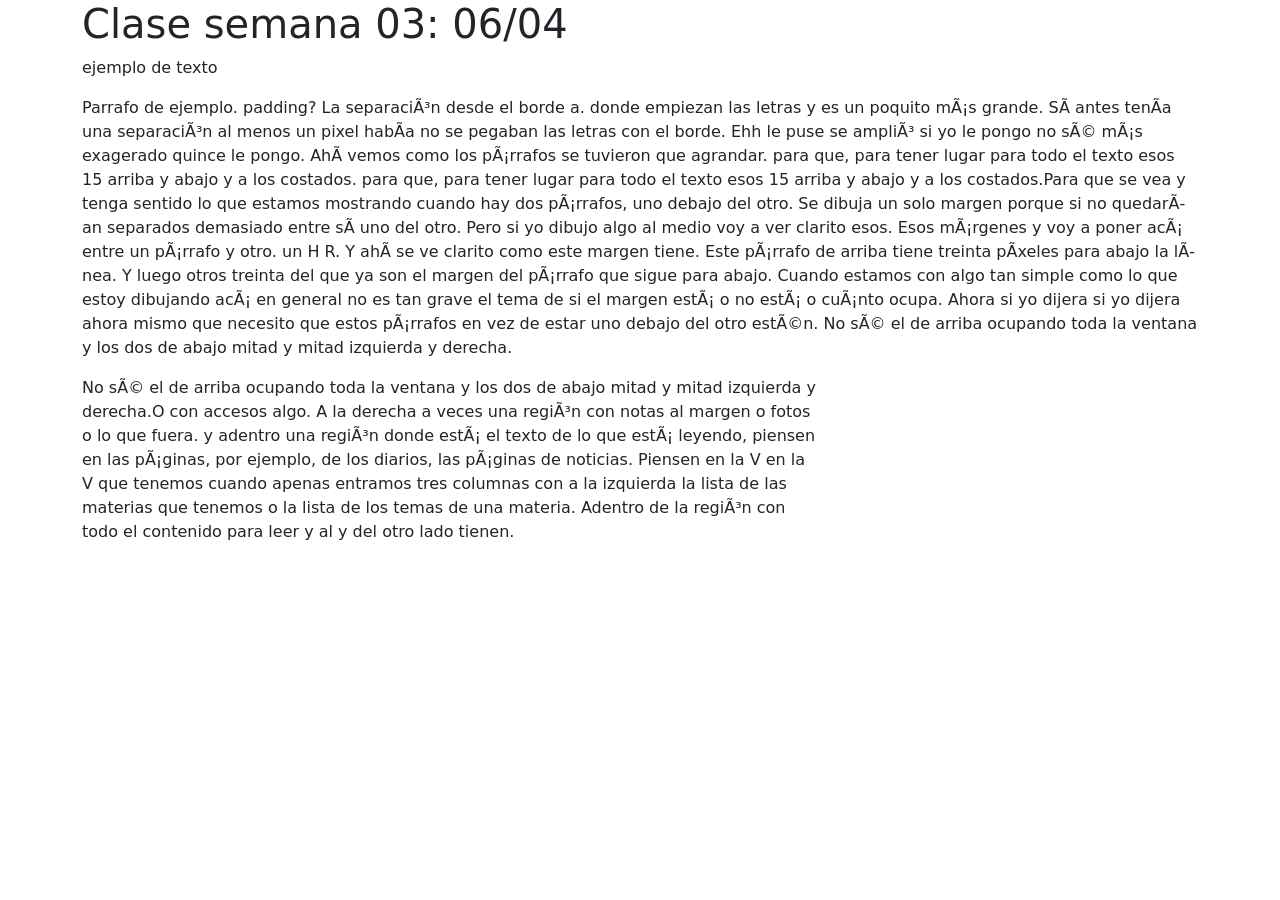
<file: semana-03/index.html>
<!doctype html>
<link
  href="https://cdn.jsdelivr.net/npm/bootstrap@5.3.8/dist/css/bootstrap.min.css"
  rel="stylesheet"
  integrity="sha384-sRIl4kxILFvY47J16cr9ZwB07vP4J8+LH7qKQnuqkuIAvNWLzeN8tE5YBujZqJLB"
  crossorigin="anonymous"
/>
<!--link rel="stylesheet" href="estilos.css" -->
<html>
  <body>
    <div class="container">
      <div class="row">
        <h1>Clase semana 03: 06/04</h1>
      </div>

      <div class="row">
        <p id="parrafo1">ejemplo de texto</p>
      </div>

      <div class="row">
        <div class="col-12">
            <p id="parrafo2">
            Parrafo de ejemplo. padding? La separación desde el borde a. donde
            empiezan las letras y es un poquito más grande. Sí antes tenía una
            separación al menos un pixel había no se pegaban las letras con el
            borde. Ehh le puse se amplió si yo le pongo no sé más exagerado quince
            le pongo. Ahí vemos como los párrafos se tuvieron que agrandar. para
            que, para tener lugar para todo el texto esos 15 arriba y abajo y a
            los costados. para que, para tener lugar para todo el texto esos 15
            arriba y abajo y a los costados.Para que se vea y tenga sentido lo que
            estamos mostrando cuando hay dos párrafos, uno debajo del otro. Se
            dibuja un solo margen porque si no quedarían separados demasiado entre
            sí uno del otro. Pero si yo dibujo algo al medio voy a ver clarito
            esos. Esos márgenes y voy a poner acá entre un párrafo y otro. un H R.
            Y ahí se ve clarito como este margen tiene. Este párrafo de arriba
            tiene treinta píxeles para abajo la línea. Y luego otros treinta del
            que ya son el margen del párrafo que sigue para abajo. Cuando estamos
            con algo tan simple como lo que estoy dibujando acá en general no es
            tan grave el tema de si el margen está o no está o cuánto ocupa. Ahora
            si yo dijera si yo dijera ahora mismo que necesito que estos párrafos
            en vez de estar uno debajo del otro estén. No sé el de arriba ocupando
            toda la ventana y los dos de abajo mitad y mitad izquierda y derecha.
            </p>
        </div>
        
      </div>

      <div class="row">
        <div class="col-8">
            <p id="parrafo3">
                    No sé el de arriba ocupando toda la ventana y los dos de abajo mitad y
                    mitad izquierda y derecha.O con accesos algo. A la derecha a veces una
                    región con notas al margen o fotos o lo que fuera. y adentro una
                    región donde está el texto de lo que está leyendo, piensen en las
                    páginas, por ejemplo, de los diarios, las páginas de noticias. Piensen
                    en la V en la V que tenemos cuando apenas entramos tres columnas con a
                    la izquierda la lista de las materias que tenemos o la lista de los
                    temas de una materia. Adentro de la región con todo el contenido para
                    leer y al y del otro lado tienen.
                    </p>
        </div>
        
      </div>
    </div>
  </body>
</html>
</file>
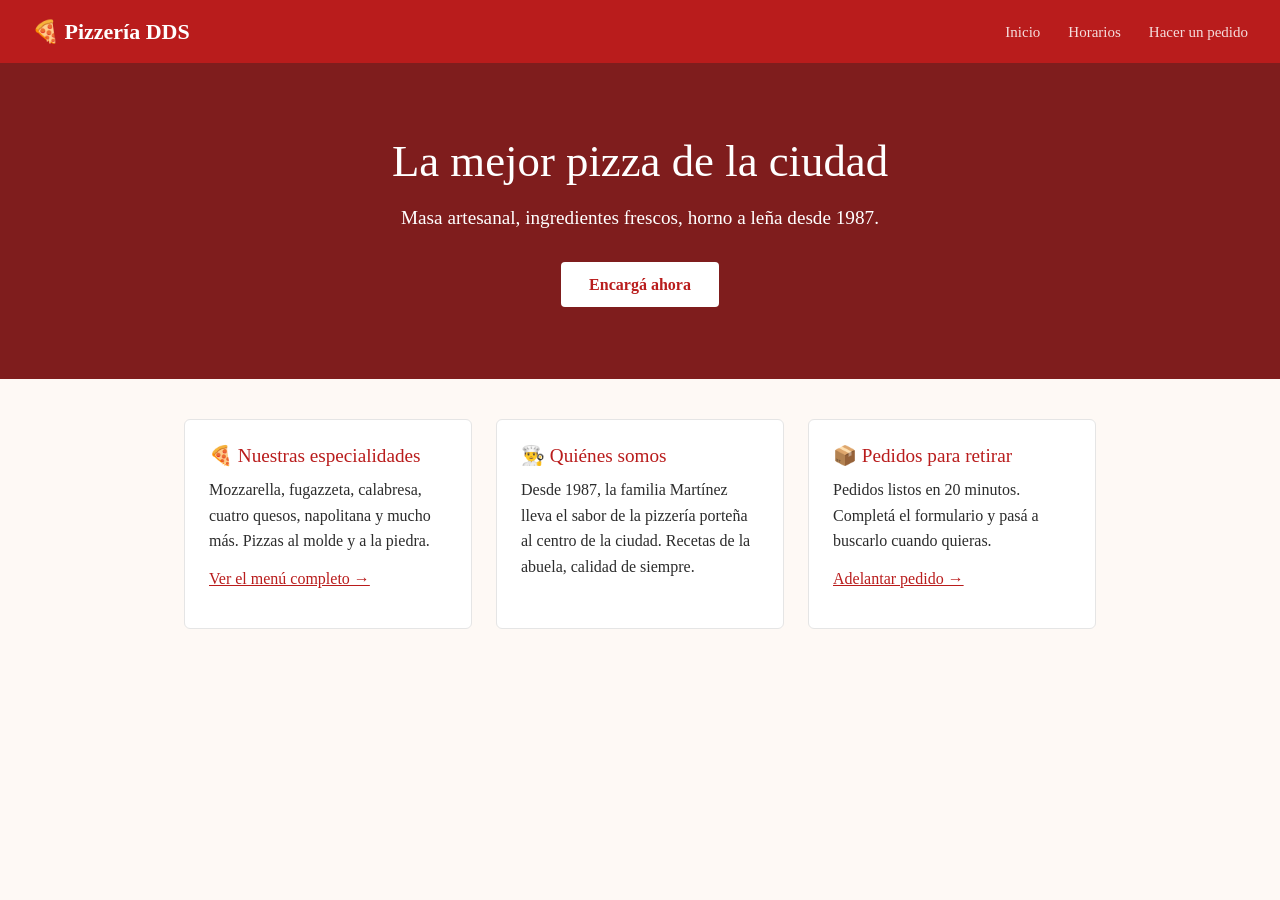
<file: ejercicio-bootstrap/ejercitacion/index.html>
<!DOCTYPE html>
<html lang="es">

<head>
  <meta charset="UTF-8">
  <meta name="viewport" content="width=device-width, initial-scale=1.0">
  <title>Pizzería DDS</title>
  <link rel="stylesheet" href="https://cdn.jsdelivr.net/npm/bootstrap@5.3.3/dist/css/bootstrap.min.css">
  <link rel="stylesheet" href="estilos.css">
</head>

<script src="https://cdn.jsdelivr.net/npm/bootstrap@5.3.3/dist/js/bootstrap.bundle.min.js"></script>
<body>

  <nav>
    <a href="index.html" class="marca">🍕 Pizzería DDS</a>
    <a href="index.html">Inicio</a>
    <a href="horarios.html">Horarios</a>
    <a href="pedidos.html">Hacer un pedido</a>
  </nav>

  <div class="hero">
    <h1>La mejor pizza de la ciudad</h1>
    <p>Masa artesanal, ingredientes frescos, horno a leña desde 1987.</p>
    <a href="pedidos.html" class="boton-cta">Encargá ahora</a>
  </div>

  <div class="pagina">
    <div class="columnas">

      <div class="columna">
        <h2>🍕 Nuestras especialidades</h2>
        <p>Mozzarella, fugazzeta, calabresa, cuatro quesos, napolitana y mucho más. Pizzas al molde y a la piedra.</p>
        <p><a href="pedidos.html">Ver el menú completo →</a></p>
      </div>

      <div class="columna">
        <h2>👨‍🍳 Quiénes somos</h2>
        <p>Desde 1987, la familia Martínez lleva el sabor de la pizzería porteña al centro de la ciudad. Recetas de la
          abuela, calidad de siempre.</p>
      </div>

      <div class="columna">
        <h2>📦 Pedidos para retirar</h2>
        <p>Pedidos listos en 20 minutos. Completá el formulario y pasá a buscarlo cuando quieras.</p>
        <p><a href="pedidos.html">Adelantar pedido →</a></p>
      </div>

    </div>
  </div>

</body>

</html>
</file>
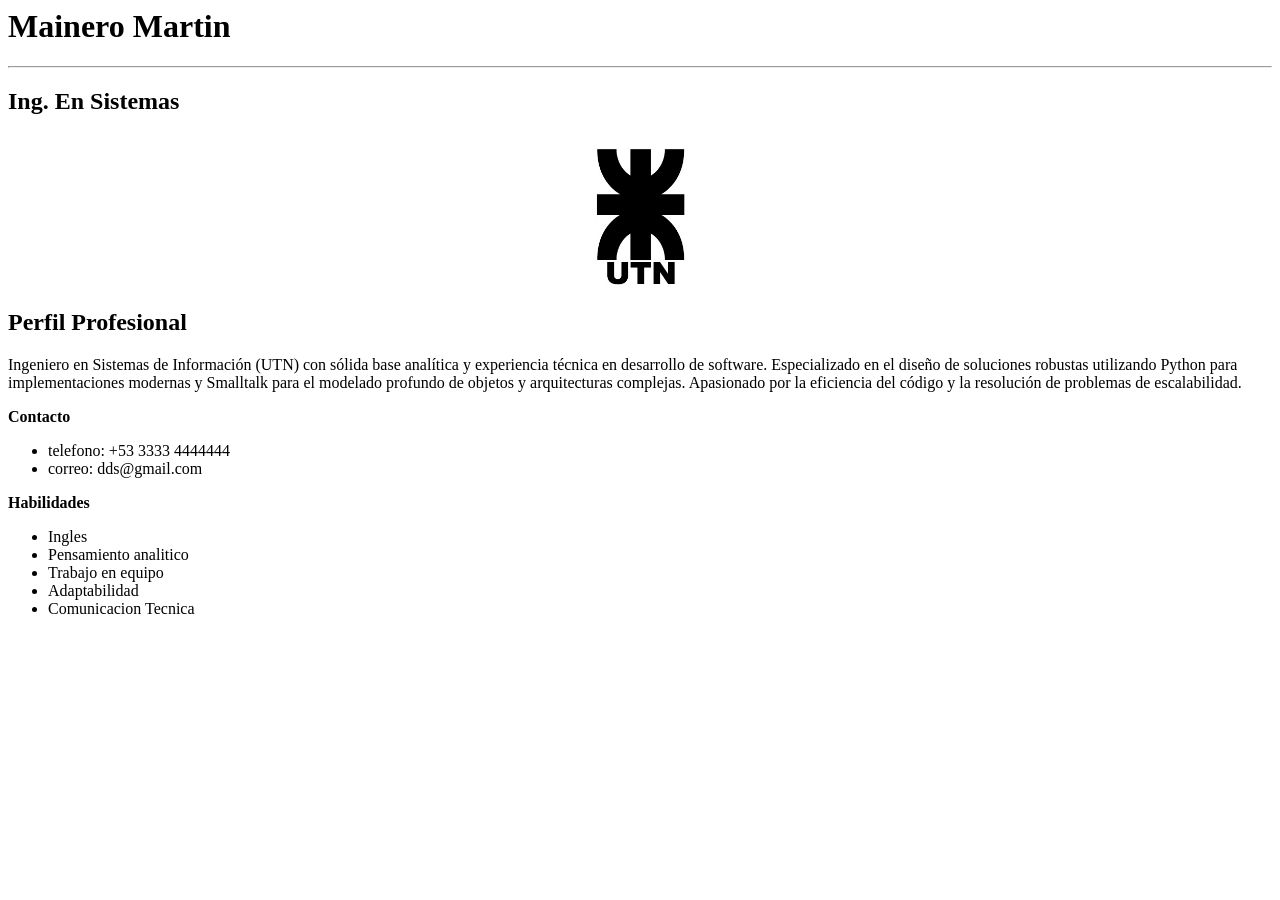
<file: semana-02/cv.html>
<html>
    <body>
        <h1>Mainero Martin</h1>
        <hr>
        <h2>Ing. En Sistemas</h2>

<!-- aparece en rojo pq me dice que deberia hacerlo con css-->
<center>
    <img src="UTN_logo.jpg" width="150px">
</center>

        <p>
            <h2>Perfil Profesional</h2>
Ingeniero en Sistemas de Información (UTN) con sólida base analítica y experiencia técnica en desarrollo de software. Especializado en el diseño de soluciones robustas utilizando Python para implementaciones modernas y Smalltalk para el modelado profundo de objetos y arquitecturas complejas. Apasionado por la eficiencia del código y la resolución de problemas de escalabilidad.
        </p>
        <b>Contacto</b>
        <ul>
            <li>telefono: +53 3333 4444444</li>
            <li>correo: dds@gmail.com</li>
        </ul>
        <b>Habilidades</b>
        <ul>
            <li>Ingles </li>
            <li>Pensamiento analitico</li>
            <li>Trabajo en equipo</li>
            <li>Adaptabilidad</li>
            <li>Comunicacion Tecnica</li>
        </ul>
    </body>
</html>
</file>
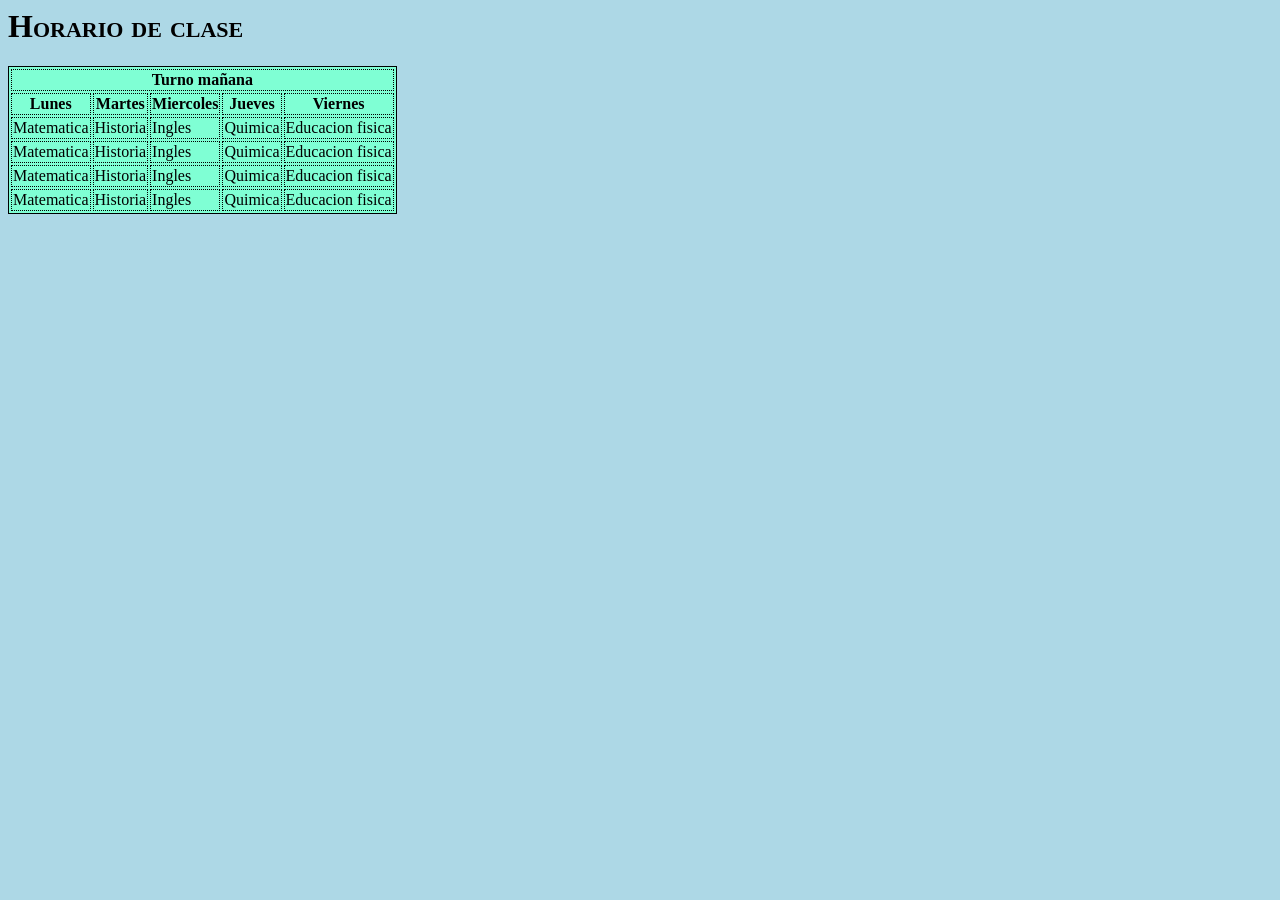
<file: semana-02/horario.html>
<html>
    <head>
        <link rel="stylesheet" href="estilos.css">
    </head>
        <body>
            <h1 id="principal">
                Horario de clase
            </h1>
            <table>
                <tr>
                    <th colspan="5">Turno mañana</th>
                </tr>
                <tr>
                    <th>Lunes</th>
                    <th>Martes</th>
                    <th>Miercoles</th>
                    <th>Jueves</th>
                    <th>Viernes</th>
                </tr>
                <tr>
                    <td>Matematica</td>
                    <td>Historia</td>
                    <td>Ingles</td>
                    <td>Quimica</td>
                    <td>Educacion fisica</td>
                </tr>
                <tr>
                    <td>Matematica</td>
                    <td>Historia</td>
                    <td>Ingles</td>
                    <td>Quimica</td>
                    <td>Educacion fisica</td>

                </tr>
                <tr>
                    <td>Matematica</td>
                    <td>Historia</td>
                    <td>Ingles</td>
                    <td>Quimica</td>
                    <td>Educacion fisica</td>

                </tr>
                <tr>
                    <td>Matematica</td>
                    <td>Historia</td>
                    <td>Ingles</td>
                    <td>Quimica</td>
                    <td>Educacion fisica</td>

                </tr>
            </table>


        </body>
</html>
</file>
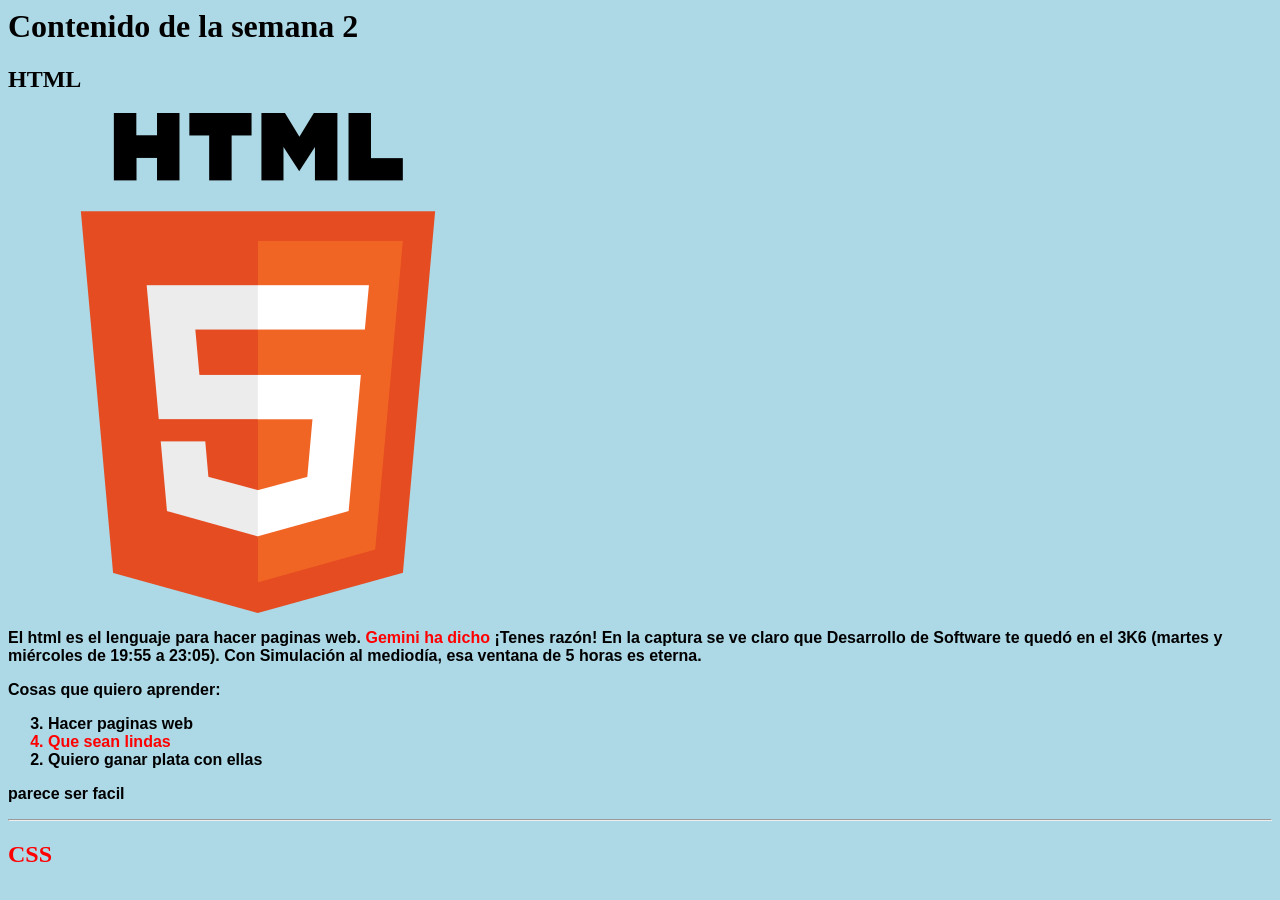
<file: semana-02/prueba01.html>
<html>
    <head>
        <title>Titulo de mi primera pagina</title>
        <link rel="stylesheet" href="estilos.css" />
    </head>

    <body>
        <h1>Contenido de la semana 2</h1>

        <h2>HTML</h2>

        <img src="HTML5_logo_and_wordmark.svg.png" alt="">
        <p>
            El html es el lenguaje para hacer paginas web.
            <b class="rojo">Gemini ha dicho</b>
            ¡Tenes razón! En la captura se ve claro que Desarrollo de Software te quedó en el 3K6 (martes y miércoles de 19:55 a 23:05). Con Simulación al mediodía, esa ventana de 5 horas es eterna.
        </p>
        <p>
            <p>
                Cosas que quiero aprender: 
                <!-- Comentario -->
                <ol type="disk">
                    <li value="3">Hacer paginas web</li>
                    <li class="rojo">Que sean lindas</li>
                    <li value="2">Quiero ganar plata con ellas</li>
                </ol>
            </p>
        </p>

        <p>
            parece ser facil
        </p>
        <hr>
        <h2 class="rojo">CSS</h2>
    </body>
</html>
</file>
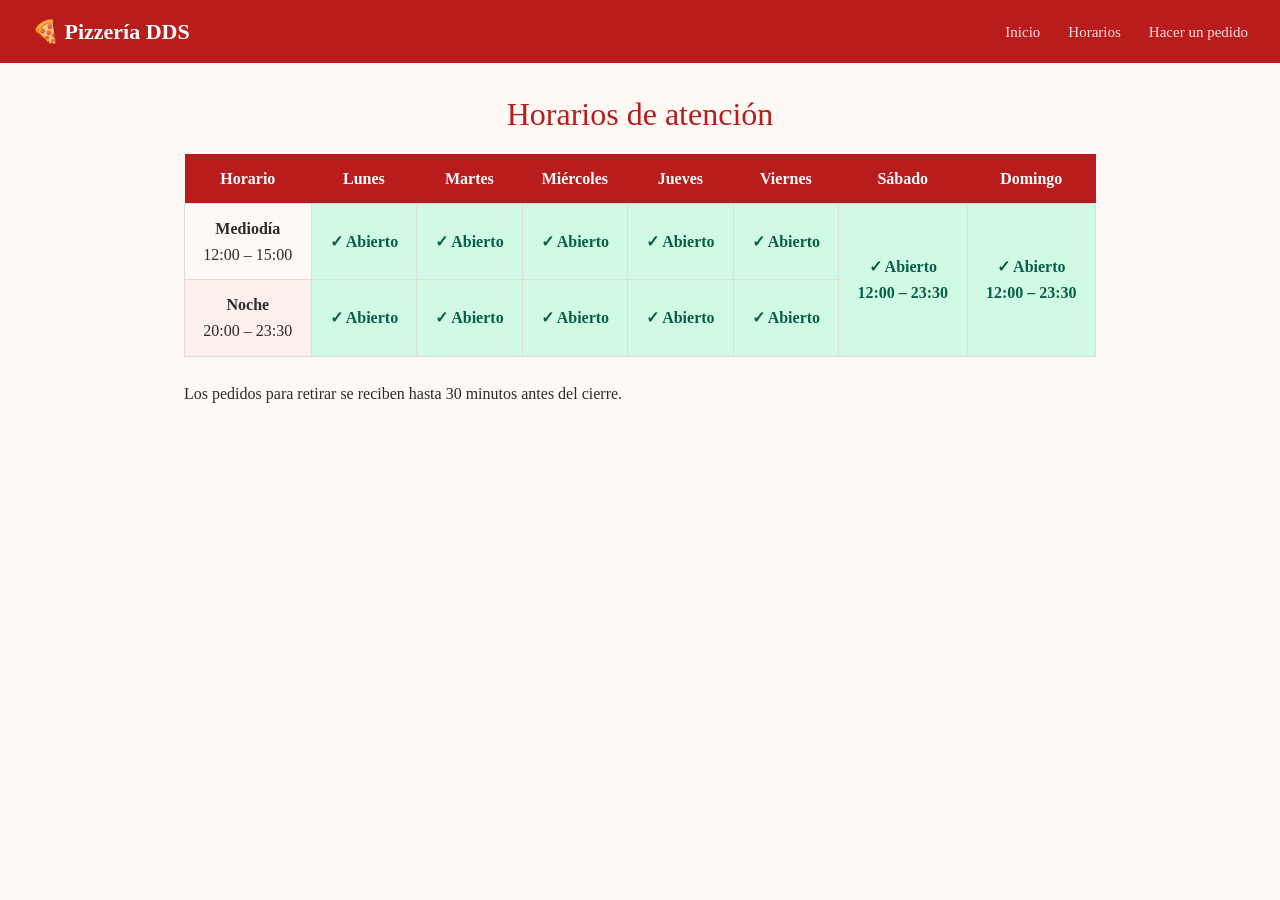
<file: ejercicio-bootstrap/ejercitacion/horarios.html>
<!DOCTYPE html>
<html lang="es">

<head>
  <meta charset="UTF-8">
  <meta name="viewport" content="width=device-width, initial-scale=1.0">
  <title>Horarios – Pizzería DDS</title>
  <link rel="stylesheet" href="https://cdn.jsdelivr.net/npm/bootstrap@5.3.3/dist/css/bootstrap.min.css">
  <link rel="stylesheet" href="estilos.css">
</head>

<script src="https://cdn.jsdelivr.net/npm/bootstrap@5.3.3/dist/js/bootstrap.bundle.min.js"></script>
<body>

  <nav>
    <a href="index.html" class="marca">🍕 Pizzería DDS</a>
    <a href="index.html">Inicio</a>
    <a href="horarios.html">Horarios</a>
    <a href="pedidos.html">Hacer un pedido</a>
  </nav>

  <div class="pagina">

    <h1 class="titulo-pagina">Horarios de atención</h1>

    <table>
      <thead>
        <tr>
          <th>Horario</th>
          <th>Lunes</th>
          <th>Martes</th>
          <th>Miércoles</th>
          <th>Jueves</th>
          <th>Viernes</th>
          <th>Sábado</th>
          <th>Domingo</th>
        </tr>
      </thead>
      <tbody>
        <tr>
          <td><strong>Mediodía</strong><br>12:00 – 15:00</td>
          <td class="celda-abierta">✓ Abierto</td>
          <td class="celda-abierta">✓ Abierto</td>
          <td class="celda-abierta">✓ Abierto</td>
          <td class="celda-abierta">✓ Abierto</td>
          <td class="celda-abierta">✓ Abierto</td>
          <td class="celda-abierta" rowspan="2">✓ Abierto<br>12:00 – 23:30</td>
          <td class="celda-abierta" rowspan="2">✓ Abierto<br>12:00 – 23:30</td>
        </tr>
        <tr>
          <td><strong>Noche</strong><br>20:00 – 23:30</td>
          <td class="celda-abierta">✓ Abierto</td>
          <td class="celda-abierta">✓ Abierto</td>
          <td class="celda-abierta">✓ Abierto</td>
          <td class="celda-abierta">✓ Abierto</td>
          <td class="celda-abierta">✓ Abierto</td>
        </tr>
      </tbody>
    </table>

    <p>Los pedidos para retirar se reciben hasta 30 minutos antes del cierre.</p>

  </div>

</body>

</html>
</file>
<file: semana-02/estilos.css>
/* comentario */
p, ol { font-family: Arial;
    font-weight: bold; }
body { background-color: lightblue; }

table, td, th { 
    border: 1px dotted black;
    background-color: aquamarine;
}

table {
    border-style: solid;
}

/* para seleccionar objetos */
.rojo { color: red;}

.enmarcado {
    border: 2px solid green;
    border-radius: 4px;
    font-size: larger;
    color: darkgreen;
}
/* no se aplica aun class sino que un atributo id, 
son importantes para programar con java, pasa a ser un nombre de variable, 
tiene que ser unico por archivo */
#principal { font-variant: small-caps; }
</file>
<file: ejercicio-bootstrap/ejercitacion/estilos.css>
/* =============================================
   Pizzería DDS — Estilos propios
   ============================================= */

/* --- PASO 1: Bootstrap hace esto con Reboot. Se puede eliminar luego. --- */
body {
  font-family: Georgia, serif;
  background-color: #fef9f5;
  color: #2c2c2c;
  line-height: 1.6;
}

/* --- Navegación (se mantiene a lo largo de toda la ejercitación) --- */
nav {
  background-color: #b91c1c;
  padding: 14px 32px;
  display: flex;
  align-items: center;
  gap: 28px;
}

nav .marca {
  font-size: 22px;
  font-weight: bold;
  color: white;
  text-decoration: none;
  margin-right: auto;
}

nav a {
  color: rgba(255, 255, 255, 0.85);
  text-decoration: none;
  font-size: 15px;
}

nav a:hover {
  color: white;
  text-decoration: underline;
}

/* --- Hero (se mantiene; pueden agregarse clases Bootstrap como complemento) --- */
.hero {
  background-color: #7f1d1d;
  /* Para agregar una foto: background-image: url('pizza.jpg'); background-size: cover; */
  color: white;
  text-align: center;
  padding: 72px 24px;
}

.hero h1 {
  font-size: 2.8rem;
  margin-bottom: 14px;
}

.hero p {
  font-size: 1.2rem;
  margin-bottom: 28px;
}

.hero .boton-cta {
  display: inline-block;
  background-color: white;
  color: #b91c1c;
  padding: 10px 28px;
  border-radius: 4px;
  text-decoration: none;
  font-weight: bold;
}

.hero .boton-cta:hover {
  background-color: #f3f4f6;
}

/* --- PASO 2: eliminar cuando se use .container de Bootstrap --- */
.pagina {
  max-width: 960px;
  margin: 0 auto;
  padding: 0 24px;
}

/* --- PASO 3: eliminar cuando se use la grilla de Bootstrap --- */
.columnas {
  display: flex;
  gap: 24px;
  padding: 40px 0;
}

.columna {
  flex: 1;
  background-color: white;
  border: 1px solid #e5e5e5;
  border-radius: 6px;
  padding: 24px;
}

.columna h2 {
  color: #b91c1c;
  margin-bottom: 10px;
  font-size: 1.2rem;
}

.columna p {
  margin-bottom: 12px;
}

.columna a {
  color: #b91c1c;
}

/* --- Título de páginas internas (PASO 4: reemplazar por clases Bootstrap) --- */
.titulo-pagina {
  font-size: 2rem;
  color: #b91c1c;
  margin: 32px 0 20px;
  text-align: center;
}

/* --- PASO 4: eliminar cuando se apliquen clases de tabla Bootstrap --- */
table {
  width: 100%;
  border-collapse: collapse;
  margin-bottom: 24px;
}

thead th {
  background-color: #b91c1c;
  color: white;
  padding: 12px 16px;
  text-align: center;
}

tbody td {
  padding: 12px 16px;
  border: 1px solid #ddd;
  text-align: center;
  vertical-align: middle;
}

tbody tr:nth-child(even) td {
  background-color: #fdf0ec;
}

.celda-abierta {
  background-color: #d1fae5 !important;
  color: #065f46;
  font-weight: bold;
}

/* --- PASO 5: eliminar cuando se apliquen clases de formulario Bootstrap --- */
.caja-formulario {
  max-width: 620px;
  margin: 40px auto;
  background: white;
  padding: 36px;
  border: 1px solid #ddd;
  border-radius: 8px;
}

.campo {
  margin-bottom: 20px;
}

.campo label {
  display: block;
  font-weight: bold;
  margin-bottom: 6px;
}

.campo input,
.campo select,
.campo textarea {
  width: 100%;
  padding: 9px 12px;
  border: 1px solid #ccc;
  border-radius: 4px;
  font-size: 1rem;
}

.campo textarea {
  height: 90px;
  resize: vertical;
}

.opciones-radio {
  display: flex;
  gap: 24px;
  margin-top: 6px;
}

.boton-enviar {
  background-color: #b91c1c;
  color: white;
  border: none;
  padding: 12px 32px;
  font-size: 1rem;
  border-radius: 4px;
  cursor: pointer;
}

.boton-enviar:hover {
  background-color: #991b1b;
}
</file>
